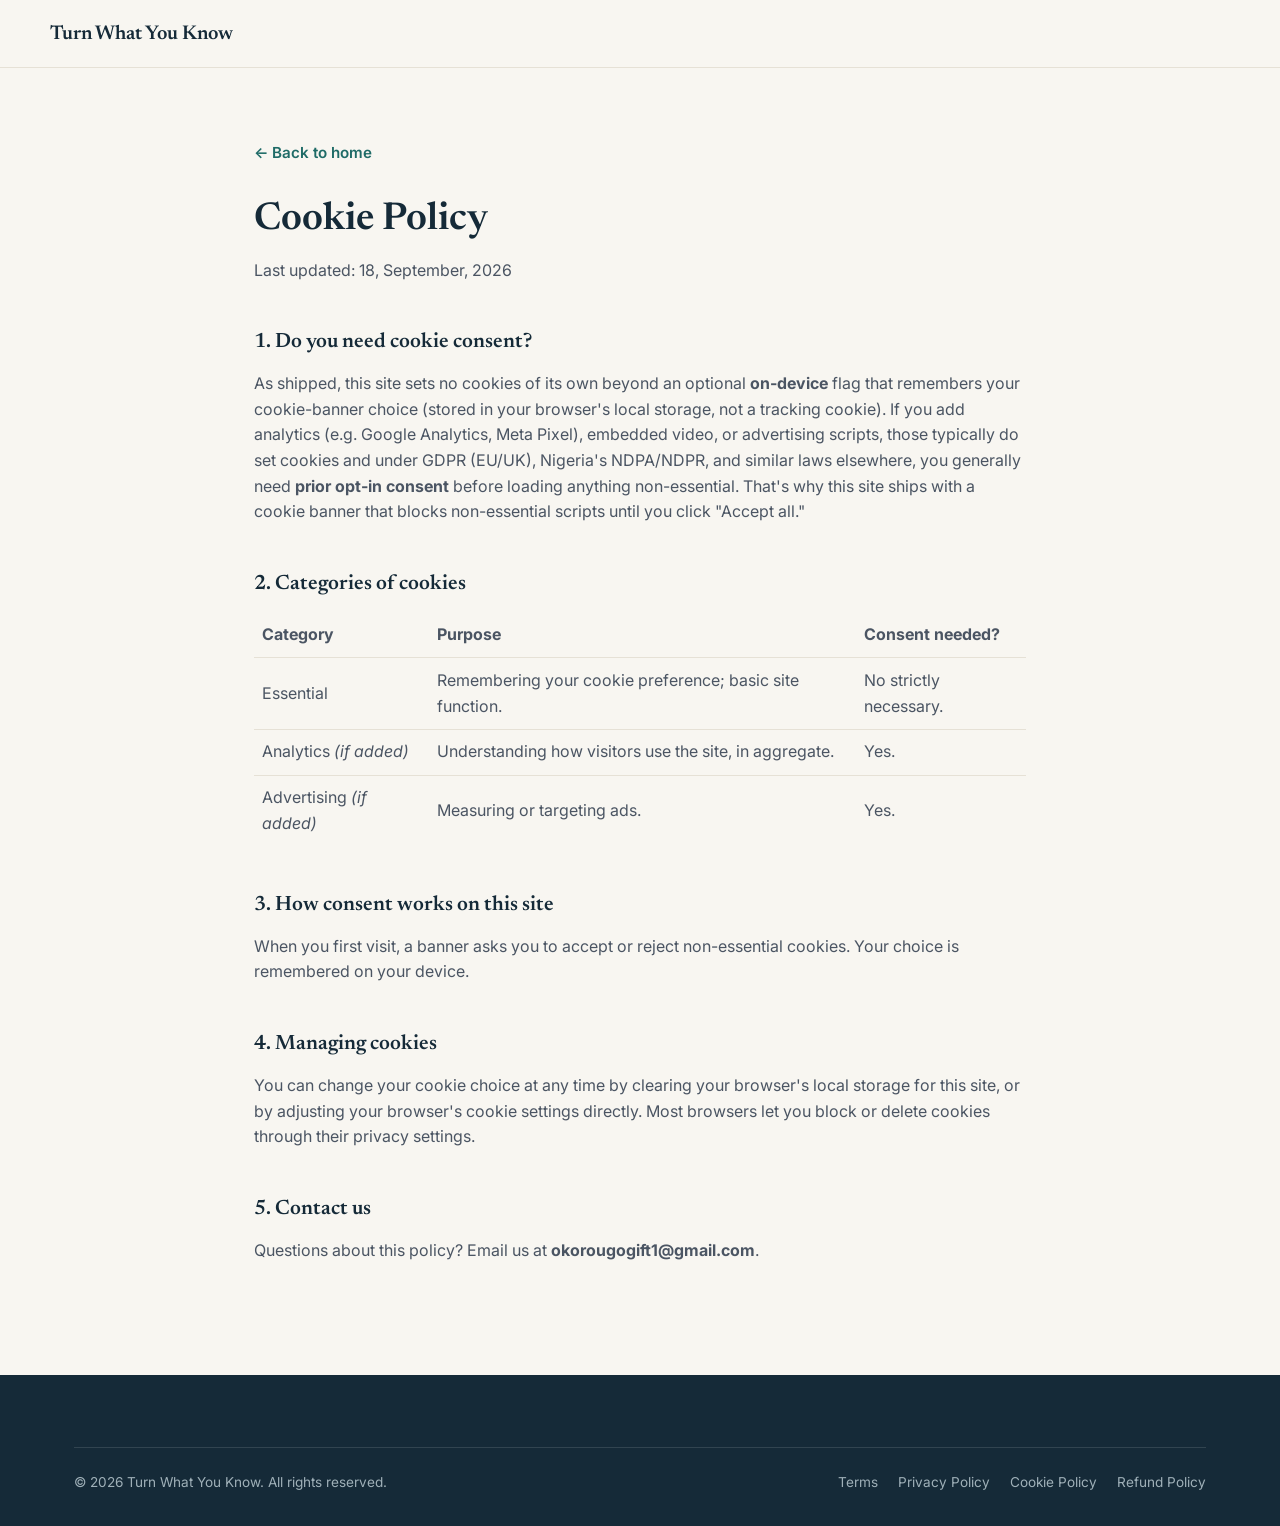
<file: cookies.html>
<!DOCTYPE html>
<html lang="en">
<head>
<meta charset="UTF-8">
<meta name="viewport" content="width=device-width, initial-scale=1.0">
<title>Cookie Policy | Turn What You Know</title>
<meta name="description" content="How Turn What You Know uses cookies, and how to control them.">
<meta name="robots" content="noindex">
<link rel="canonical" href="https://turn-what-you-know-into-income.vercel.app/cookies.html">
<link rel="preconnect" href="https://fonts.googleapis.com">
<link rel="preconnect" href="https://fonts.gstatic.com" crossorigin>
<link href="https://fonts.googleapis.com/css2?family=Newsreader:wght@500;600;700&family=Inter:wght@400;500;600;700&display=swap" rel="stylesheet">
<link rel="stylesheet" href="styles.css">
</head>
<body>
<a class="skip-link" href="#main">Skip to main content</a>
<header class="site-header">
  <nav class="nav wrap" aria-label="Primary">
    <a href="index.html" class="brand">Turn What You Know</a>
  </nav>
</header>

<main id="main" class="legal-page">
  <div class="wrap">
    <a class="back-link" href="index.html">&larr; Back to home</a>
    <h1>Cookie Policy</h1>
    <p class="legal-updated">Last updated: 18, September, 2026</p>

    <h2>1. Do you need cookie consent?</h2>
    <p>As shipped, this site sets no cookies of its own beyond an optional <strong>on-device</strong> flag that remembers your cookie-banner choice (stored in your browser's local storage, not a tracking cookie). If you add analytics (e.g. Google Analytics, Meta Pixel), embedded video, or advertising scripts, those typically do set cookies  and under GDPR (EU/UK), Nigeria's NDPA/NDPR, and similar laws elsewhere, you generally need <strong>prior opt-in consent</strong> before loading anything non-essential. That's why this site ships with a cookie banner that blocks non-essential scripts until you click "Accept all."</p>

    <h2>2. Categories of cookies</h2>
    <table style="width:100%; border-collapse:collapse; margin-bottom:1.5rem;">
      <thead>
        <tr style="text-align:left; border-bottom:1px solid var(--line);">
          <th style="padding:0.6rem 0.5rem;">Category</th>
          <th style="padding:0.6rem 0.5rem;">Purpose</th>
          <th style="padding:0.6rem 0.5rem;">Consent needed?</th>
        </tr>
      </thead>
      <tbody>
        <tr style="border-bottom:1px solid var(--line);">
          <td style="padding:0.6rem 0.5rem;">Essential</td>
          <td style="padding:0.6rem 0.5rem;">Remembering your cookie preference; basic site function.</td>
          <td style="padding:0.6rem 0.5rem;">No strictly necessary.</td>
        </tr>
        <tr style="border-bottom:1px solid var(--line);">
          <td style="padding:0.6rem 0.5rem;">Analytics <em>(if added)</em></td>
          <td style="padding:0.6rem 0.5rem;">Understanding how visitors use the site, in aggregate.</td>
          <td style="padding:0.6rem 0.5rem;">Yes.</td>
        </tr>
        <tr>
          <td style="padding:0.6rem 0.5rem;">Advertising <em>(if added)</em></td>
          <td style="padding:0.6rem 0.5rem;">Measuring or targeting ads.</td>
          <td style="padding:0.6rem 0.5rem;">Yes.</td>
        </tr>
      </tbody>
    </table>

    <h2>3. How consent works on this site</h2>
    <p>When you first visit, a banner asks you to accept or reject non-essential cookies. Your choice is remembered on your device. </p>

    <h2>4. Managing cookies</h2>
    <p>You can change your cookie choice at any time by clearing your browser's local storage for this site, or by adjusting your browser's cookie settings directly. Most browsers let you block or delete cookies through their privacy settings.</p>

    <h2>5. Contact us</h2>
    <p>Questions about this policy? Email us at <strong>okorougogift1@gmail.com</strong>.</p>
  </div>
</main>

<footer class="site-footer">
  <div class="wrap">
    <div class="footer-bottom">
      <span>&copy; <span id="copyright-year">2026</span> Turn What You Know. All rights reserved.</span>
      <span class="legal-links">
        <a href="terms.html">Terms</a>
        <a href="privacy.html">Privacy Policy</a>
        <a href="cookies.html">Cookie Policy</a>
        <a href="refund.html">Refund Policy</a>
      </span>
    </div>
  </div>
</footer>
<script>document.getElementById("copyright-year").textContent = new Date().getFullYear();</script>
</body>
</html>
</file>
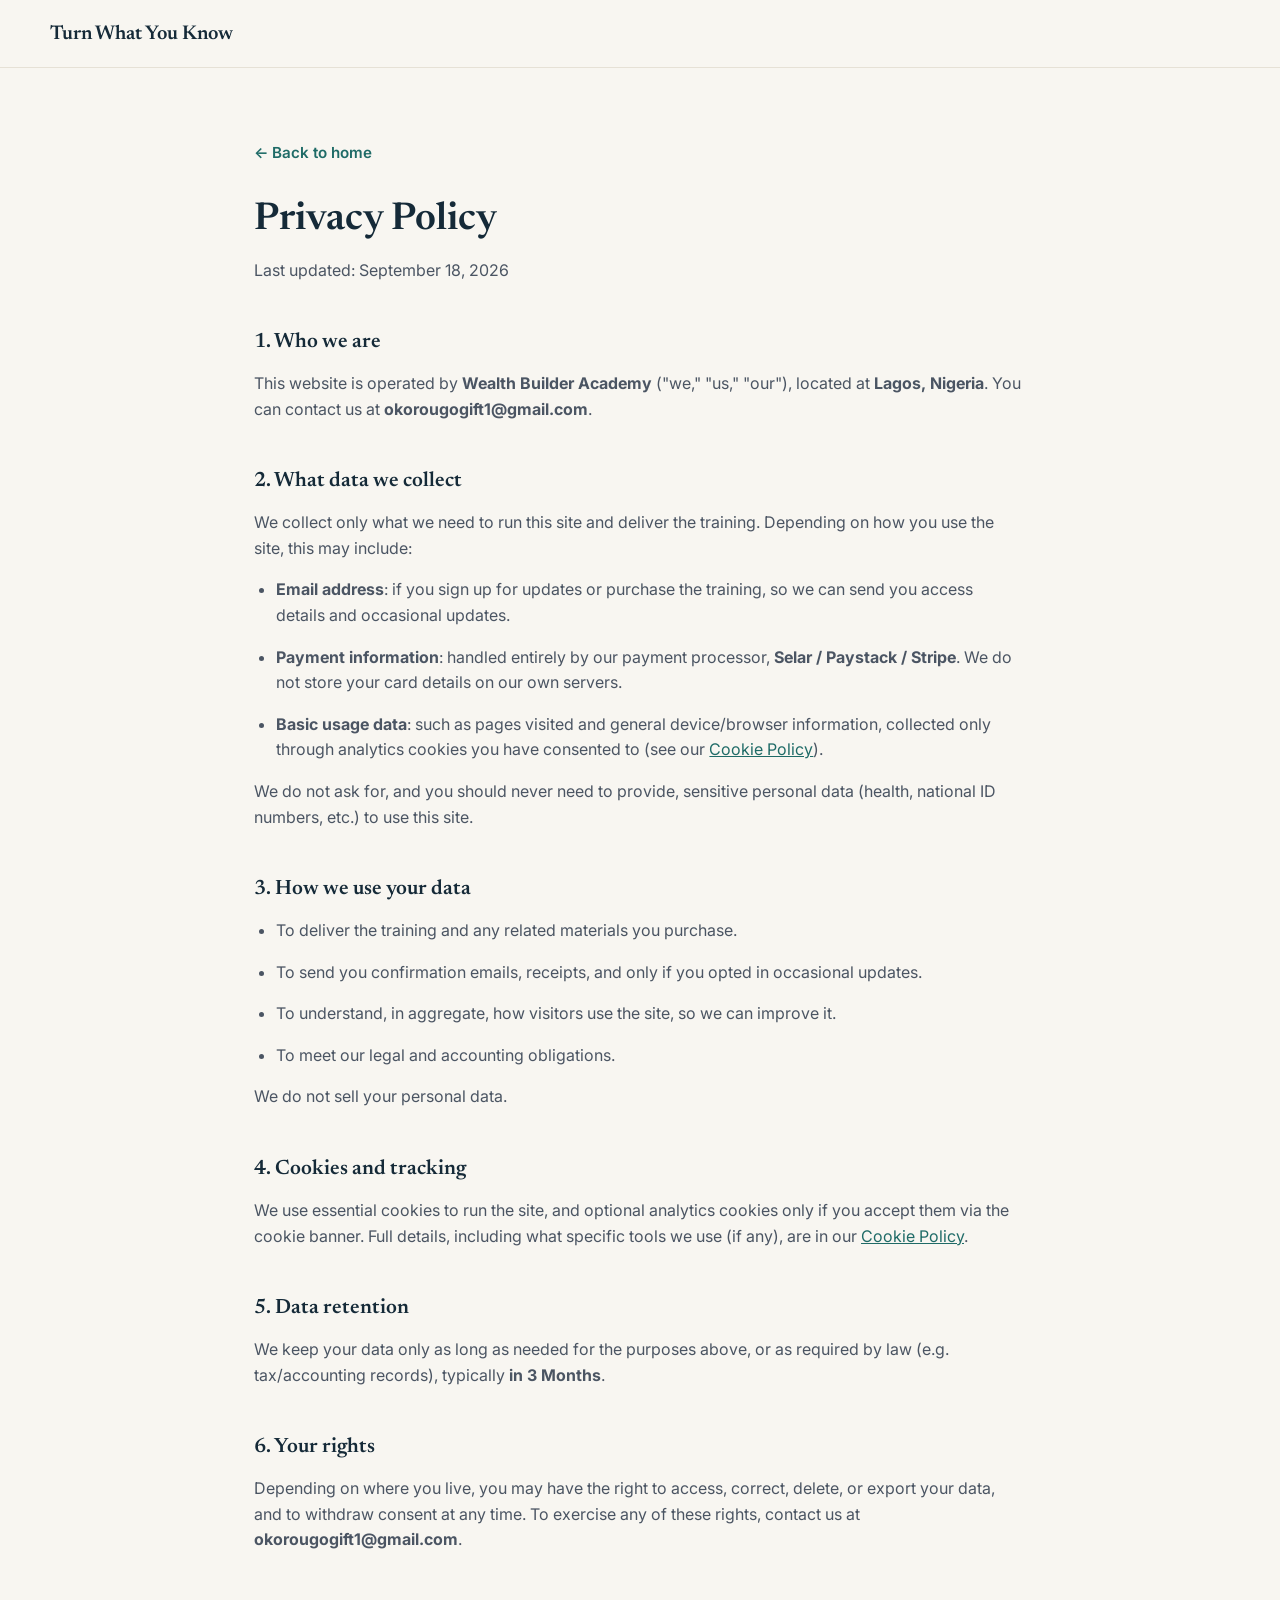
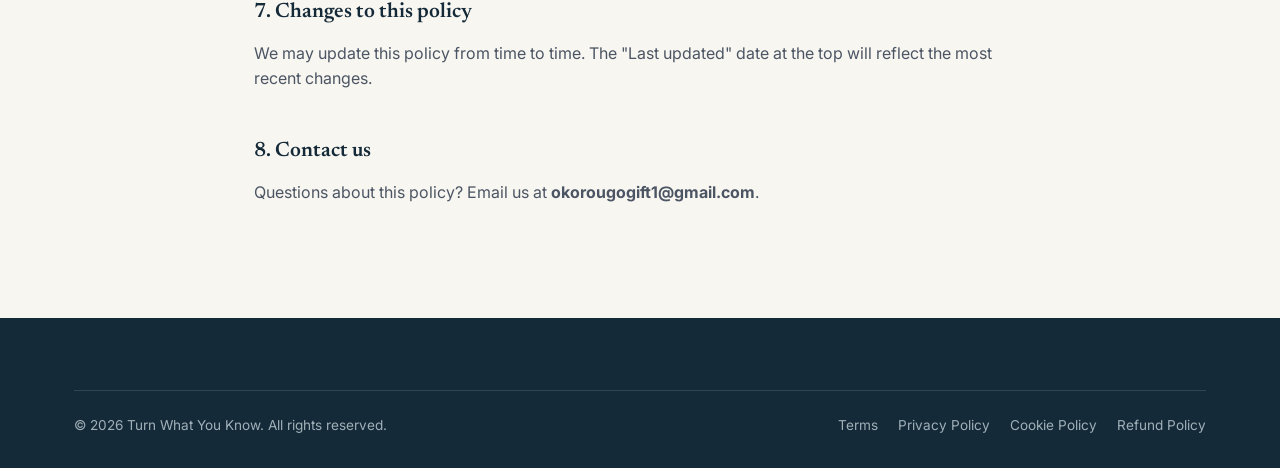
<file: privacy.html>
<!DOCTYPE html>
<html lang="en">
<head>
<meta charset="UTF-8">
<meta name="viewport" content="width=device-width, initial-scale=1.0">
<title>Privacy Policy | Turn What You Know</title>
<meta name="description" content="How Turn What You Know collects, uses, and protects your personal data.">
<meta name="robots" content="noindex">
<link rel="canonical" href="https://turn-what-you-know-into-income.vercel.app/privacy.html">
<link rel="preconnect" href="https://fonts.googleapis.com">
<link rel="preconnect" href="https://fonts.gstatic.com" crossorigin>
<link href="https://fonts.googleapis.com/css2?family=Newsreader:wght@500;600;700&family=Inter:wght@400;500;600;700&display=swap" rel="stylesheet">
<link rel="stylesheet" href="styles.css">
</head>
<body>
<a class="skip-link" href="#main">Skip to main content</a>
<header class="site-header">
  <nav class="nav wrap" aria-label="Primary">
    <a href="index.html" class="brand">Turn What You Know</a>
  </nav>
</header>

<main id="main" class="legal-page">
  <div class="wrap">
    <a class="back-link" href="index.html">&larr; Back to home</a>
    <h1>Privacy Policy</h1>
    <p class="legal-updated">Last updated: September 18, 2026</p>

    <h2>1. Who we are</h2>
    <p>This website is operated by <strong>Wealth Builder Academy</strong> ("we," "us," "our"), located at <strong>Lagos, Nigeria</strong>. You can contact us at <strong>okorougogift1@gmail.com</strong>.</p>

    <h2>2. What data we collect</h2>
    <p>We collect only what we need to run this site and deliver the training. Depending on how you use the site, this may include:</p>
    <ul>
      <li><strong>Email address</strong>: if you sign up for updates or purchase the training, so we can send you access details and occasional updates.</li>
      <li><strong>Payment information</strong>: handled entirely by our payment processor, <strong>Selar / Paystack / Stripe</strong>. We do not store your card details on our own servers.</li>
      <li><strong>Basic usage data</strong>: such as pages visited and general device/browser information, collected only through analytics cookies you have consented to (see our <a href="cookies.html">Cookie Policy</a>).</li>
    </ul>
    <p>We do not ask for, and you should never need to provide, sensitive personal data (health, national ID numbers, etc.) to use this site.</p>

    <h2>3. How we use your data</h2>
    <ul>
      <li>To deliver the training and any related materials you purchase.</li>
      <li>To send you confirmation emails, receipts, and only if you opted in occasional updates.</li>
      <li>To understand, in aggregate, how visitors use the site, so we can improve it.</li>
      <li>To meet our legal and accounting obligations.</li>
    </ul>
    <p>We do not sell your personal data.</p>

    <h2>4. Cookies and tracking</h2>
    <p>We use essential cookies to run the site, and optional analytics cookies only if you accept them via the cookie banner. Full details, including what specific tools we use (if any), are in our <a href="cookies.html">Cookie Policy</a>.</p>

    <h2>5. Data retention</h2>
    <p>We keep your data only as long as needed for the purposes above, or as required by law (e.g. tax/accounting records), typically <strong>in 3 Months</strong>.</p>

    <h2>6. Your rights</h2>
    <p>Depending on where you live, you may have the right to access, correct, delete, or export your data, and to withdraw consent at any time. To exercise any of these rights, contact us at <strong>okorougogift1@gmail.com</strong>.</p>

    <h2>7. Changes to this policy</h2>
    <p>We may update this policy from time to time. The "Last updated" date at the top will reflect the most recent changes.</p>

    <h2>8. Contact us</h2>
    <p>Questions about this policy? Email us at <strong>okorougogift1@gmail.com</strong>.</p>
  </div>
</main>

<footer class="site-footer">
  <div class="wrap">
    <div class="footer-bottom">
      <span>&copy; <span id="copyright-year">2026</span> Turn What You Know. All rights reserved.</span>
      <span class="legal-links">
        <a href="terms.html">Terms</a>
        <a href="privacy.html">Privacy Policy</a>
        <a href="cookies.html">Cookie Policy</a>
        <a href="refund.html">Refund Policy</a>
      </span>
    </div>
  </div>
</footer>
<script>document.getElementById("copyright-year").textContent = new Date().getFullYear();</script>
</body>
</html>
</file>
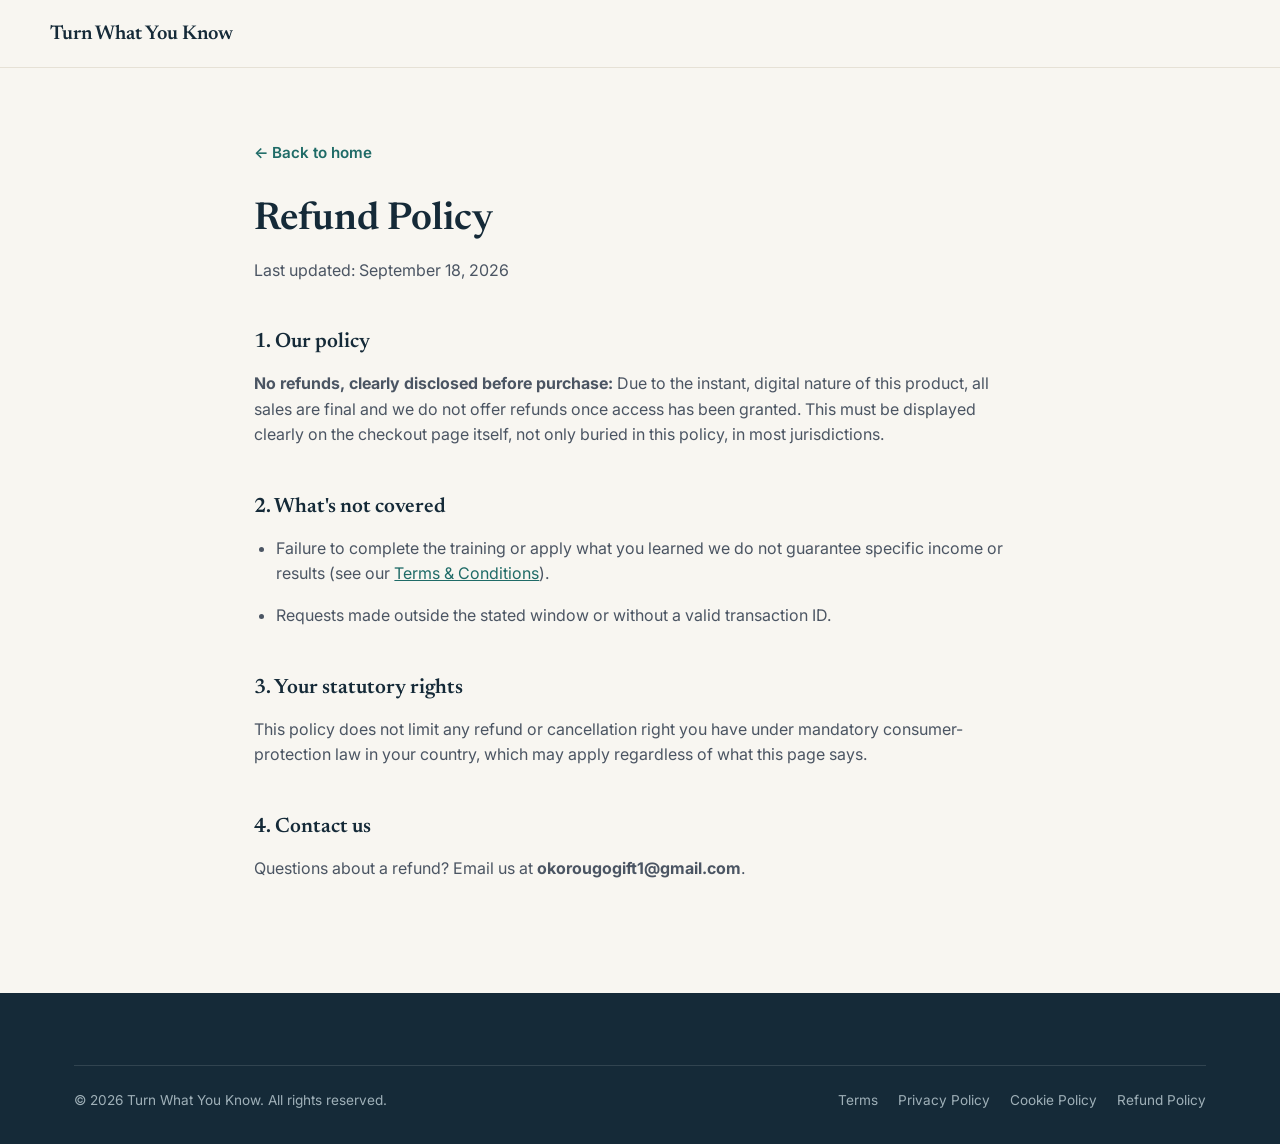
<file: refund.html>
<!DOCTYPE html>
<html lang="en">
<head>
<meta charset="UTF-8">
<meta name="viewport" content="width=device-width, initial-scale=1.0">
<title>Refund Policy | Turn What You Know</title>
<meta name="description" content="The refund policy for the Turn What You Know Into Income training.">
<meta name="robots" content="noindex">
<link rel="canonical" href="https://turn-what-you-know-into-income.vercel.app/refund.html">
<link rel="preconnect" href="https://fonts.googleapis.com">
<link rel="preconnect" href="https://fonts.gstatic.com" crossorigin>
<link href="https://fonts.googleapis.com/css2?family=Newsreader:wght@500;600;700&family=Inter:wght@400;500;600;700&display=swap" rel="stylesheet">
<link rel="stylesheet" href="styles.css">
</head>
<body>
<a class="skip-link" href="#main">Skip to main content</a>
<header class="site-header">
  <nav class="nav wrap" aria-label="Primary">
    <a href="index.html" class="brand">Turn What You Know</a>
  </nav>
</header>

<main id="main" class="legal-page">
  <div class="wrap">
    <a class="back-link" href="index.html">&larr; Back to home</a>
    <h1>Refund Policy</h1>
    <p class="legal-updated">Last updated: September 18, 2026</p>

    <h2>1. Our policy</h2>
    <p><strong>No refunds, clearly disclosed before purchase:</strong> Due to the instant, digital nature of this product, all sales are final and we do not offer refunds once access has been granted. This must be displayed clearly on the checkout page itself, not only buried in this policy, in most jurisdictions.</p>

    <h2>2. What's not covered</h2>
    <ul>
      <li>Failure to complete the training or apply what you learned we do not guarantee specific income or results (see our <a href="terms.html">Terms &amp; Conditions</a>).</li>
      <li>Requests made outside the stated window or without a valid transaction ID.</li>
    </ul>

    <h2>3. Your statutory rights</h2>
    <p>This policy does not limit any refund or cancellation right you have under mandatory consumer-protection law in your country, which may apply regardless of what this page says.</p>

    <h2>4. Contact us</h2>
    <p>Questions about a refund? Email us at <strong>okorougogift1@gmail.com</strong>.</p>
  </div>
</main>

<footer class="site-footer">
  <div class="wrap">
    <div class="footer-bottom">
      <span>&copy; <span id="copyright-year">2026</span> Turn What You Know. All rights reserved.</span>
      <span class="legal-links">
        <a href="terms.html">Terms</a>
        <a href="privacy.html">Privacy Policy</a>
        <a href="cookies.html">Cookie Policy</a>
        <a href="refund.html">Refund Policy</a>
      </span>
    </div>
  </div>
</footer>
<script>document.getElementById("copyright-year").textContent = new Date().getFullYear();</script>
</body>
</html>
</file>
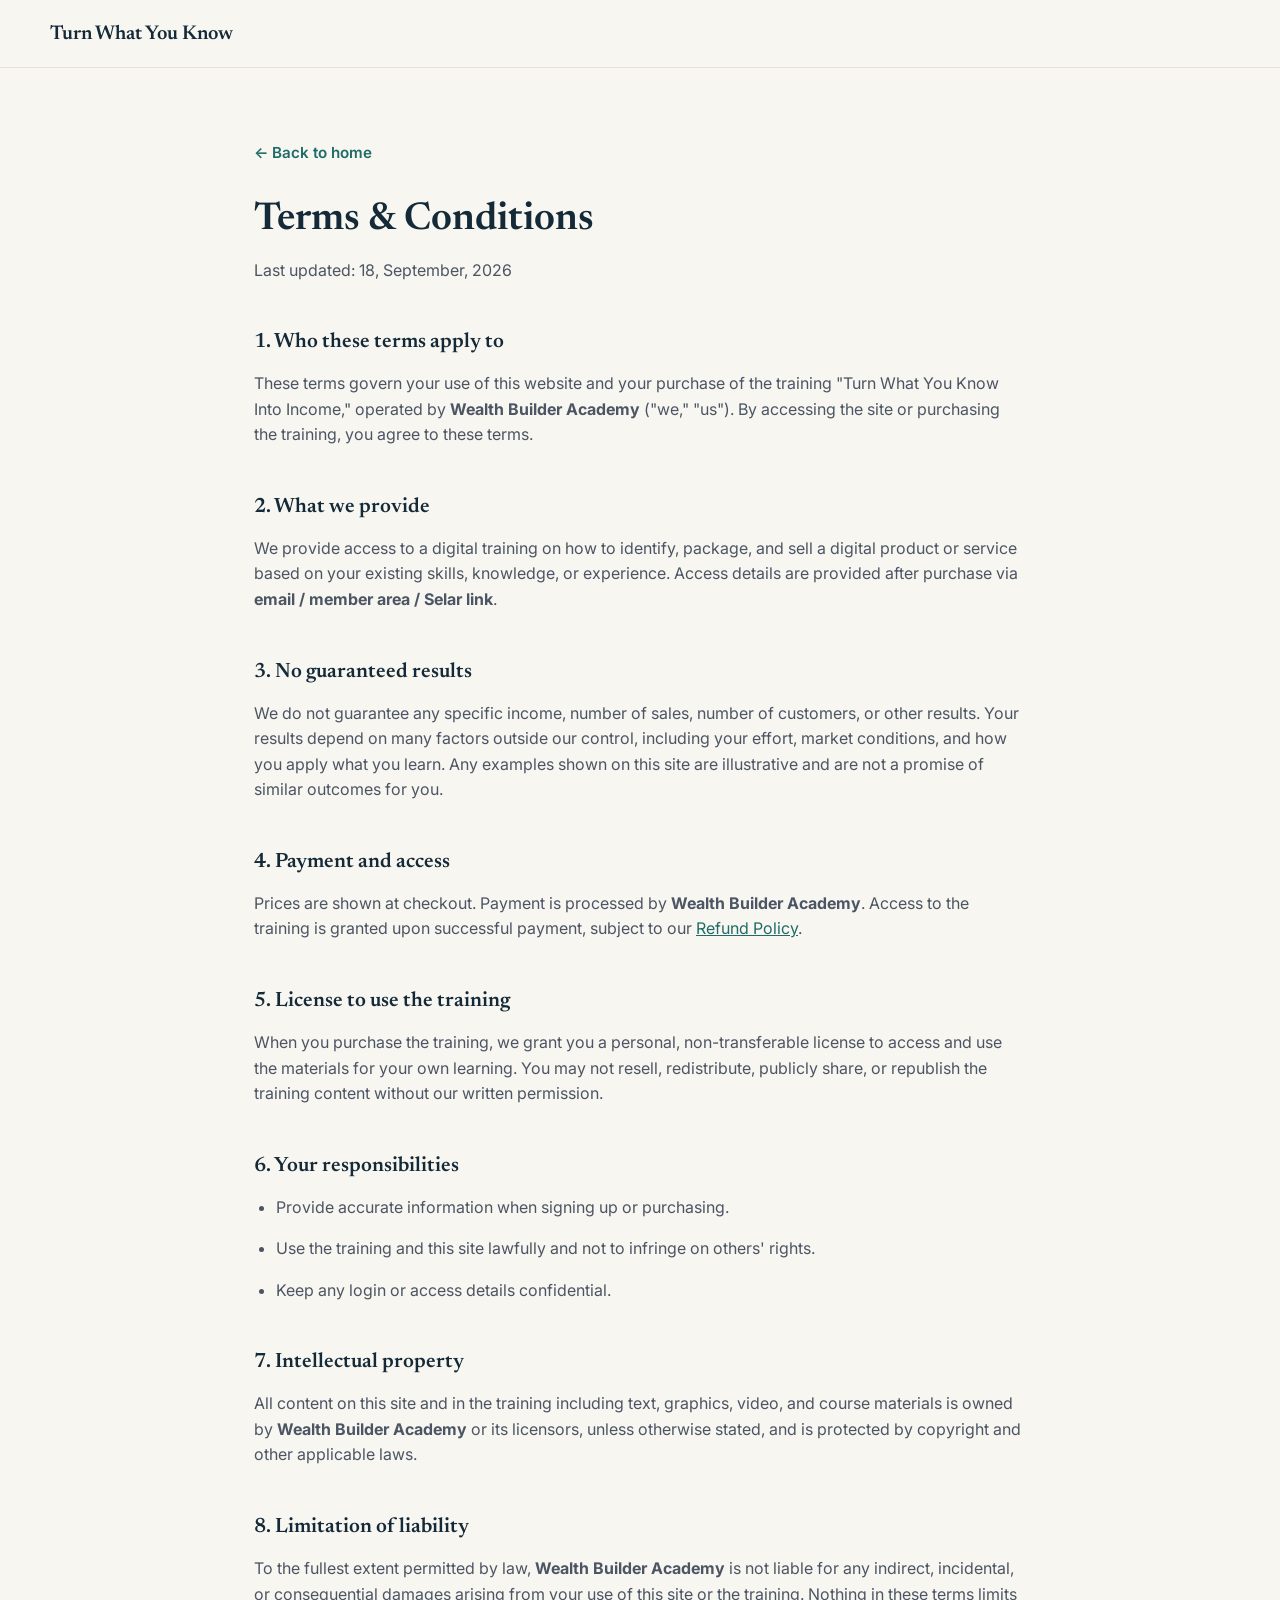
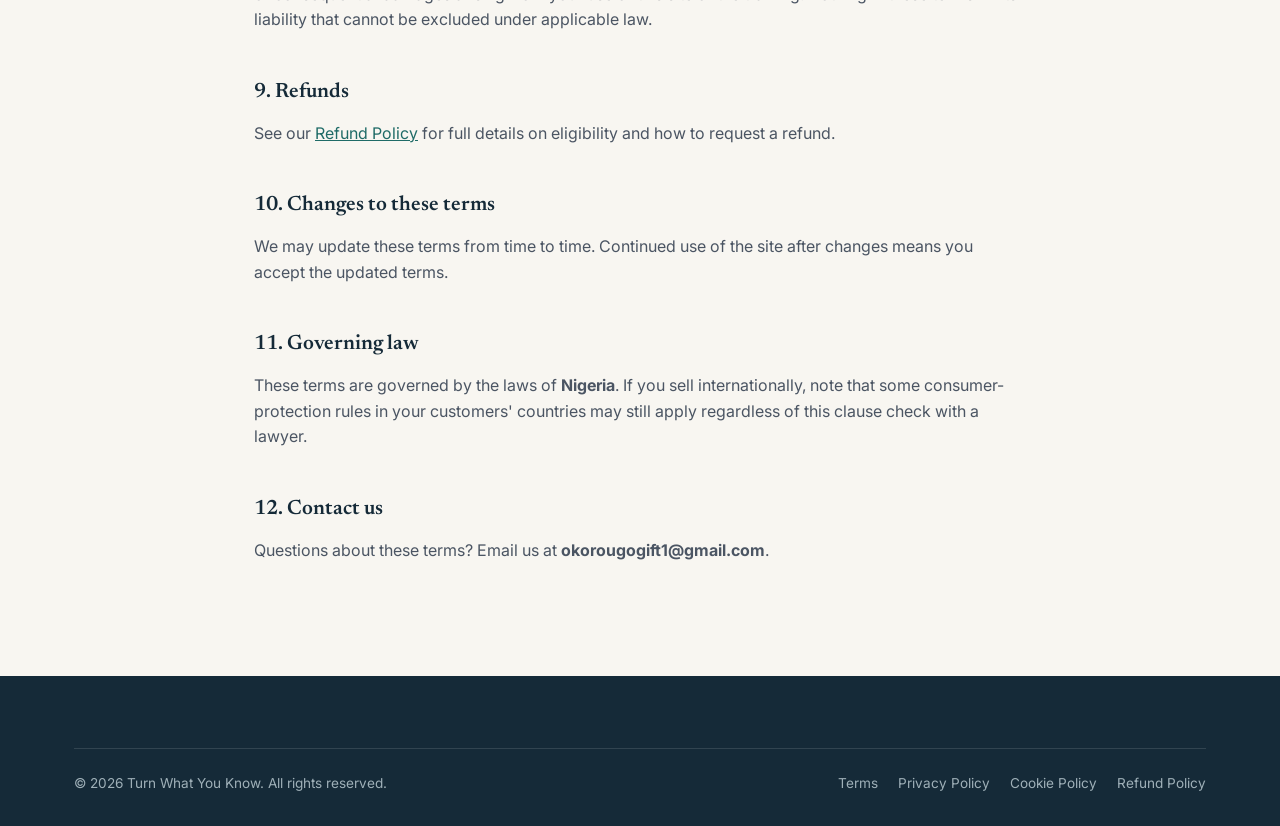
<file: terms.html>
<!DOCTYPE html>
<html lang="en">
<head>
<meta charset="UTF-8">
<meta name="viewport" content="width=device-width, initial-scale=1.0">
<title>Terms &amp; Conditions | Turn What You Know</title>
<meta name="description" content="The terms and conditions for using Turn What You Know and purchasing the training.">
<meta name="robots" content="noindex">
<link rel="canonical" href="https://turn-what-you-know-into-income.vercel.app/terms.html">
<link rel="preconnect" href="https://fonts.googleapis.com">
<link rel="preconnect" href="https://fonts.gstatic.com" crossorigin>
<link href="https://fonts.googleapis.com/css2?family=Newsreader:wght@500;600;700&family=Inter:wght@400;500;600;700&display=swap" rel="stylesheet">
<link rel="stylesheet" href="styles.css">
</head>
<body>
<a class="skip-link" href="#main">Skip to main content</a>
<header class="site-header">
  <nav class="nav wrap" aria-label="Primary">
    <a href="index.html" class="brand">Turn What You Know</a>
  </nav>
</header>

<main id="main" class="legal-page">
  <div class="wrap">
    <a class="back-link" href="index.html">&larr; Back to home</a>
    <h1>Terms &amp; Conditions</h1>
    <p class="legal-updated">Last updated: 18, September, 2026</p>


    <h2>1. Who these terms apply to</h2>
    <p>These terms govern your use of this website and your purchase of the training "Turn What You Know Into Income," operated by <strong>Wealth Builder Academy</strong> ("we," "us"). By accessing the site or purchasing the training, you agree to these terms.</p>

    <h2>2. What we provide</h2>
    <p>We provide access to a digital training on how to identify, package, and sell a digital product or service based on your existing skills, knowledge, or experience. Access details are provided after purchase via <strong>email / member area / Selar link</strong>.</p>

    <h2>3. No guaranteed results</h2>
    <p>We do not guarantee any specific income, number of sales, number of customers, or other results. Your results depend on many factors outside our control, including your effort, market conditions, and how you apply what you learn. Any examples shown on this site are illustrative and are not a promise of similar outcomes for you.</p>

    <h2>4. Payment and access</h2>
    <p>Prices are shown <strong></strong> at checkout. Payment is processed by <strong>Wealth Builder Academy</strong>. Access to the training is granted upon successful payment, subject to our <a href="refund.html">Refund Policy</a>.</p>

    <h2>5. License to use the training</h2>
    <p>When you purchase the training, we grant you a personal, non-transferable license to access and use the materials for your own learning. You may not resell, redistribute, publicly share, or republish the training content without our written permission.</p>

    <h2>6. Your responsibilities</h2>
    <ul>
      <li>Provide accurate information when signing up or purchasing.</li>
      <li>Use the training and this site lawfully and not to infringe on others' rights.</li>
      <li>Keep any login or access details confidential.</li>
    </ul>

    <h2>7. Intellectual property</h2>
    <p>All content on this site and in the training including text, graphics, video, and course materials is owned by <strong>Wealth Builder Academy</strong> or its licensors, unless otherwise stated, and is protected by copyright and other applicable laws.</p>

    <h2>8. Limitation of liability</h2>
    <p>To the fullest extent permitted by law, <strong>Wealth Builder Academy</strong> is not liable for any indirect, incidental, or consequential damages arising from your use of this site or the training. Nothing in these terms limits liability that cannot be excluded under applicable law.</p>

    <h2>9. Refunds</h2>
    <p>See our <a href="refund.html">Refund Policy</a> for full details on eligibility and how to request a refund.</p>

    <h2>10. Changes to these terms</h2>
    <p>We may update these terms from time to time. Continued use of the site after changes means you accept the updated terms.</p>

    <h2>11. Governing law</h2>
    <p>These terms are governed by the laws of <strong>Nigeria</strong>. If you sell internationally, note that some consumer-protection rules in your customers' countries may still apply regardless of this clause check with a lawyer.</p>

    <h2>12. Contact us</h2>
    <p>Questions about these terms? Email us at <strong>okorougogift1@gmail.com</strong>.</p>
  </div>
</main>

<footer class="site-footer">
  <div class="wrap">
    <div class="footer-bottom">
      <span>&copy; <span id="copyright-year">2026</span> Turn What You Know. All rights reserved.</span>
      <span class="legal-links">
        <a href="terms.html">Terms</a>
        <a href="privacy.html">Privacy Policy</a>
        <a href="cookies.html">Cookie Policy</a>
        <a href="refund.html">Refund Policy</a>
      </span>
    </div>
  </div>
</footer>
<script>document.getElementById("copyright-year").textContent = new Date().getFullYear();</script>
</body>
</html>
</file>
<file: styles.css>
/* =========================================================
   Turn What You Know Into Income — styles.css
   ========================================================= */

/* ---- Design tokens ---- */
:root {
  --ink: #152A38;
  --ink-soft: #2C4256;
  --paper: #F8F6F1;
  --paper-alt: #F1EDE3;
  --slate: #4B5563;
  --slate-light: #6B7280;
  --gold: #B8863C;
  --gold-dark: #96692A;
  --teal: #1F6B67;
  --teal-light: #E7F0EF;
  --line: #E6E1D6;
  --white: #FFFFFF;
  --danger: #A5312B;
  --focus: #1F6B67;

  --font-display: "Newsreader", Georgia, "Times New Roman", serif;
  --font-body: "Inter", -apple-system, BlinkMacSystemFont, "Segoe UI", sans-serif;

  --max-width: 1180px;
  --radius: 10px;
  --shadow-sm: 0 1px 2px rgba(21, 42, 56, 0.06), 0 1px 1px rgba(21, 42, 56, 0.04);
  --shadow-md: 0 8px 24px rgba(21, 42, 56, 0.08);

  --space-1: 0.5rem;
  --space-2: 1rem;
  --space-3: 1.5rem;
  --space-4: 2rem;
  --space-5: 3rem;
  --space-6: 4.5rem;
  --space-7: 6rem;
}

/* ---- Reset ---- */
*, *::before, *::after { box-sizing: border-box; }
html { scroll-behavior: smooth; }
body {
  margin: 0;
  font-family: var(--font-body);
  color: var(--slate);
  background: var(--paper);
  line-height: 1.6;
  -webkit-font-smoothing: antialiased;
}
img { max-width: 100%; display: block; }
a { color: inherit; }
h1, h2, h3, h4 { font-family: var(--font-display); color: var(--ink); margin: 0; line-height: 1.15; font-weight: 600; }
p { margin: 0; }
ul { margin: 0; padding: 0; }
button { font-family: inherit; }

/* ---- Accessibility: focus states ---- */
a:focus-visible,
button:focus-visible,
input:focus-visible,
textarea:focus-visible,
summary:focus-visible {
  outline: 3px solid var(--focus);
  outline-offset: 2px;
  border-radius: 4px;
}
.skip-link {
  position: absolute;
  left: -9999px;
  top: 0;
  background: var(--ink);
  color: var(--white);
  padding: 0.75rem 1.25rem;
  z-index: 1000;
  border-radius: 0 0 8px 0;
}
.skip-link:focus {
  left: 0;
}

/* ---- Reduced motion ---- */
@media (prefers-reduced-motion: reduce) {
  html { scroll-behavior: auto; }
  *, *::before, *::after {
    animation-duration: 0.001ms !important;
    animation-iteration-count: 1 !important;
    transition-duration: 0.001ms !important;
    scroll-behavior: auto !important;
  }
}

/* ---- Layout helpers ---- */
.wrap {
  max-width: var(--max-width);
  margin: 0 auto;
  padding: 0 1.5rem;
}
section { padding: var(--space-7) 0; }
.section-head { max-width: 640px; margin-bottom: var(--space-5); }
.eyebrow-plain { font-family: var(--font-body); font-size: 0.9rem; color: var(--teal); font-weight: 600; margin-bottom: var(--space-1); display: block; }
.section-head h2 { font-size: clamp(1.75rem, 3vw, 2.5rem); margin-bottom: var(--space-2); }
.section-head p { font-size: 1.1rem; color: var(--slate-light); }
.visually-hidden {
  position: absolute; width: 1px; height: 1px; padding: 0; margin: -1px;
  overflow: hidden; clip: rect(0,0,0,0); white-space: nowrap; border: 0;
}

/* ---- Buttons ---- */
.btn {
  display: inline-flex;
  align-items: center;
  justify-content: center;
  gap: 0.5rem;
  padding: 0.9rem 1.75rem;
  border-radius: 8px;
  font-weight: 600;
  font-size: 1rem;
  text-decoration: none;
  border: 1.5px solid transparent;
  cursor: pointer;
  transition: transform 0.15s ease, box-shadow 0.15s ease, background 0.15s ease, color 0.15s ease;
}
.btn:active { transform: translateY(1px); }
.btn-primary {
  background: var(--gold);
  color: var(--white);
  box-shadow: var(--shadow-sm);
}
.btn-primary:hover { background: var(--gold-dark); box-shadow: var(--shadow-md); }
.btn-secondary {
  background: transparent;
  color: var(--ink);
  border-color: var(--line);
}
.btn-secondary:hover { border-color: var(--ink); background: var(--paper-alt); }
.btn-small { padding: 0.6rem 1.1rem; font-size: 0.9rem; }
.btn-block { width: 100%; }

/* =========================================================
   Header / Navigation
   ========================================================= */
.site-header {
  position: sticky;
  top: 0;
  z-index: 100;
  background: rgba(248, 246, 241, 0.92);
  backdrop-filter: saturate(160%) blur(8px);
  border-bottom: 1px solid var(--line);
}
.nav {
  display: flex;
  align-items: center;
  justify-content: space-between;
  padding: 1.1rem 0;
}
.brand {
  font-family: var(--font-display);
  font-weight: 600;
  font-size: 1.25rem;
  color: var(--ink);
  text-decoration: none;
}
.nav-links {
  display: flex;
  gap: var(--space-4);
  list-style: none;
}
.nav-links a {
  text-decoration: none;
  color: var(--slate);
  font-weight: 500;
  font-size: 0.98rem;
  padding: 0.35rem 0;
  border-bottom: 2px solid transparent;
  transition: color 0.15s ease, border-color 0.15s ease;
}
.nav-links a:hover,
.nav-links a[aria-current="page"] {
  color: var(--ink);
  border-color: var(--gold);
}
.nav-actions { display: flex; align-items: center; gap: var(--space-3); }
.nav-toggle {
  display: none;
  background: none;
  border: 1.5px solid var(--line);
  border-radius: 8px;
  width: 44px;
  height: 44px;
  align-items: center;
  justify-content: center;
  cursor: pointer;
}
.nav-toggle svg { width: 22px; height: 22px; }
.nav-toggle .icon-close { display: none; }
.nav-toggle[aria-expanded="true"] .icon-open { display: none; }
.nav-toggle[aria-expanded="true"] .icon-close { display: block; }

@media (max-width: 860px) {
  .nav-links { display: none; }
  .nav-toggle { display: inline-flex; }
  .nav-actions .btn-primary.desktop-only { display: none; }
  .mobile-menu {
    display: none;
    flex-direction: column;
    gap: 0.25rem;
    padding: 1rem 0 1.5rem;
    border-top: 1px solid var(--line);
  }
  .mobile-menu.is-open { display: flex; }
  .mobile-menu a {
    text-decoration: none;
    color: var(--ink);
    font-weight: 500;
    padding: 0.75rem 0.25rem;
    border-bottom: 1px solid var(--line);
  }
  .mobile-menu .btn { margin-top: 0.75rem; }
}
@media (min-width: 861px) {
  .mobile-menu { display: none !important; }
}

/* =========================================================
   Hero
   ========================================================= */
.hero {
  padding: var(--space-7) 0 var(--space-6);
  overflow: hidden;
}
.hero .wrap {
  display: grid;
  grid-template-columns: 1.1fr 0.9fr;
  gap: var(--space-6);
  align-items: center;
}
.hero-copy h1 {
  font-size: clamp(2.2rem, 4.4vw, 3.4rem);
  letter-spacing: -0.01em;
  margin-bottom: var(--space-3);
}
.hero-copy .lede {
  font-size: 1.2rem;
  color: var(--ink-soft);
  margin-bottom: var(--space-2);
}
.hero-copy .support {
  font-size: 1.05rem;
  color: var(--slate-light);
  margin-bottom: var(--space-4);
  max-width: 54ch;
}
.hero-cta-row {
  display: flex;
  flex-wrap: wrap;
  gap: var(--space-2);
  align-items: center;
}
.hero-visual {
  animation: rise 0.7s ease-out both;
}
.hero-copy { animation: rise 0.7s ease-out both; animation-delay: 0.05s; }
@keyframes rise {
  from { opacity: 0; transform: translateY(14px); }
  to { opacity: 1; transform: translateY(0); }
}
@media (prefers-reduced-motion: reduce) {
  .hero-visual, .hero-copy { animation: none; }
}
.hero-visual svg { width: 100%; height: auto; }

@media (max-width: 900px) {
  .hero .wrap { grid-template-columns: 1fr; }
  .hero-visual { order: -1; max-width: 380px; margin: 0 auto var(--space-3); }
}

/* =========================================================
   Problem / Opportunity
   ========================================================= */
.problem { background: var(--paper-alt); }
.problem-grid {
  display: grid;
  grid-template-columns: 1fr 1fr;
  gap: var(--space-6);
  align-items: start;
}
.problem-list {
  list-style: none;
  display: grid;
  gap: var(--space-2);
}
.problem-list li {
  display: flex;
  gap: 0.75rem;
  align-items: flex-start;
  font-size: 1.05rem;
  color: var(--ink-soft);
}
.problem-list svg { flex-shrink: 0; margin-top: 0.2rem; color: var(--danger); }
.problem-close {
  margin-top: var(--space-4);
  padding: var(--space-3);
  background: var(--white);
  border-left: 3px solid var(--teal);
  border-radius: 0 8px 8px 0;
  font-size: 1.1rem;
  color: var(--ink);
  font-family: var(--font-display);
}
@media (max-width: 860px) {
  .problem-grid { grid-template-columns: 1fr; gap: var(--space-4); }
}

/* =========================================================
   What You'll Learn — cards
   ========================================================= */
.learn-grid {
  display: grid;
  grid-template-columns: repeat(3, 1fr);
  gap: var(--space-3);
}
.card {
  background: var(--white);
  border: 1px solid var(--line);
  border-radius: var(--radius);
  padding: var(--space-4);
  box-shadow: var(--shadow-sm);
  transition: box-shadow 0.2s ease, transform 0.2s ease;
}
.card:hover { box-shadow: var(--shadow-md); transform: translateY(-2px); }
.card-icon {
  width: 46px;
  height: 46px;
  border-radius: 10px;
  background: var(--teal-light);
  color: var(--teal);
  display: flex;
  align-items: center;
  justify-content: center;
  margin-bottom: var(--space-2);
}
.card h3 { font-size: 1.15rem; margin-bottom: 0.5rem; }
.card p { color: var(--slate-light); font-size: 0.98rem; }
@media (max-width: 900px) {
  .learn-grid { grid-template-columns: 1fr 1fr; }
}
@media (max-width: 620px) {
  .learn-grid { grid-template-columns: 1fr; }
}

/* =========================================================
   Who this is for — checklist
   ========================================================= */
.who { background: var(--ink); color: var(--paper); }
.who .section-head h2 { color: var(--white); }
.who .section-head p { color: #C9D3D8; }
.checklist {
  list-style: none;
  display: grid;
  grid-template-columns: 1fr 1fr;
  gap: 0.9rem var(--space-4);
  margin-bottom: var(--space-4);
}
.checklist li {
  display: flex;
  gap: 0.75rem;
  align-items: flex-start;
  font-size: 1.05rem;
}
.checklist svg { flex-shrink: 0; margin-top: 0.2rem; color: var(--gold); }
.who-support {
  font-size: 1.1rem;
  color: var(--white);
  font-family: var(--font-display);
  max-width: 60ch;
  border-top: 1px solid rgba(255,255,255,0.15);
  padding-top: var(--space-3);
}
@media (max-width: 620px) {
  .checklist { grid-template-columns: 1fr; }
}

/* =========================================================
   Process
   ========================================================= */
.process-grid {
  display: grid;
  grid-template-columns: repeat(4, 1fr);
  gap: var(--space-3);
  counter-reset: step;
}
.process-step {
  position: relative;
  padding-top: var(--space-3);
  border-top: 2px solid var(--line);
}
.process-step .num {
  font-family: var(--font-display);
  font-size: 1.6rem;
  color: var(--gold);
  display: block;
  margin-bottom: 0.5rem;
}
.process-step h3 { font-size: 1.1rem; margin-bottom: 0.4rem; }
.process-step p { color: var(--slate-light); font-size: 0.97rem; }
@media (max-width: 900px) {
  .process-grid { grid-template-columns: 1fr 1fr; }
}
@media (max-width: 560px) {
  .process-grid { grid-template-columns: 1fr; }
}

/* =========================================================
   Testimonials
   ========================================================= */

.testimonial-grid {
  display: grid;
  grid-template-columns: repeat(3, 1fr);
  gap: var(--space-3);
}

.testimonial-card {
  background: var(--white);
  border: 1px solid var(--line);
  border-radius: var(--radius);
  padding: var(--space-4);
  color: var(--slate-light);
  display: flex;
  flex-direction: column;
  gap: var(--space-3);
  min-width: 0;
  overflow: hidden;
}

.testimonial-gallery {
  width: 100%;
  display: grid;
  gap: 0.6rem;
}

.gallery-three {
  grid-template-columns: 1fr;
}

.gallery-three .featured-image {
  aspect-ratio: 4 / 3;
}

.gallery-thumbnails {
  display: grid;
  grid-template-columns: repeat(2, 1fr);
  gap: 0.6rem;
}

.gallery-thumbnails .testimonial-image {
  aspect-ratio: 1 / 1;
}

.gallery-two {
  grid-template-columns: repeat(2, 1fr);
}

.gallery-two .testimonial-image {
  aspect-ratio: 3 / 4;
}

.testimonial-image {
  position: relative;
  display: block;
  width: 100%;
  padding: 0;
  margin: 0;
  border: 0;
  border-radius: calc(var(--radius) * 0.75);
  overflow: hidden;
  background: var(--line);
  cursor: pointer;
  transition:
    transform 0.2s ease,
    box-shadow 0.2s ease;
}

.testimonial-image:hover {
  transform: translateY(-3px);
  box-shadow: 0 10px 25px rgba(0, 0, 0, 0.12);
}

.testimonial-image:focus-visible {
  outline: 3px solid var(--teal);
  outline-offset: 3px;
}

.testimonial-image img {
  display: block;
  width: 100%;
  height: 100%;
  object-fit: cover;
  transition: transform 0.25s ease;
}

.testimonial-image:hover img {
  transform: scale(1.03);
}

.testimonial-content {
  display: flex;
  flex-direction: column;
  gap: 0.45rem;
}

.testimonial-content h3 {
  margin: 0;
  color: var(--slate);
  font-family: var(--font-display);
  font-size: 1.1rem;
  line-height: 1.3;
}

.testimonial-content p {
  margin: 0;
  color: var(--slate-light);
  font-family: var(--font-body);
  font-size: 0.95rem;
  line-height: 1.6;
}

.testimonial-label {
  display: inline-block;
  width: fit-content;
  margin-top: 0.25rem;
  padding: 0.25rem 0.65rem;
  border-radius: 999px;
  background: var(--teal-light);
  color: var(--teal);
  font-family: var(--font-body);
  font-size: 0.72rem;
  font-weight: 600;
  letter-spacing: 0.04em;
  text-transform: uppercase;
}


/* =========================================================
   Testimonial Lightbox
   ========================================================= */

.testimonial-lightbox {
  position: fixed;
  inset: 0;
  z-index: 9999;

  display: flex;
  align-items: center;
  justify-content: center;

  padding: 2rem 5rem;

  background: rgba(0, 0, 0, 0.88);

  opacity: 0;
  visibility: hidden;
  pointer-events: none;

  transition:
    opacity 0.2s ease,
    visibility 0.2s ease;
}

.testimonial-lightbox.is-open {
  opacity: 1;
  visibility: visible;
  pointer-events: auto;
}

.lightbox-content {
  position: relative;

  width: min(90vw, 1100px);
  height: min(90vh, 900px);

  display: flex;
  align-items: center;
  justify-content: center;

  animation: testimonialLightboxIn 0.25s ease;
}

.lightbox-content img {
  display: block;

  max-width: 100%;
  max-height: 90vh;

  width: auto;
  height: auto;

  object-fit: contain;

  border-radius: 8px;

  box-shadow: 0 20px 60px rgba(0, 0, 0, 0.4);
}

.lightbox-close,
.lightbox-prev,
.lightbox-next {
  position: fixed;

  z-index: 10001;

  display: flex;
  align-items: center;
  justify-content: center;

  width: 46px;
  height: 46px;

  padding: 0;

  border: 1px solid rgba(255, 255, 255, 0.25);
  border-radius: 50%;

  background: rgba(0, 0, 0, 0.45);
  color: #fff;

  font-family: Arial, sans-serif;
  font-size: 1.5rem;

  cursor: pointer;

  transition:
    background 0.2s ease,
    transform 0.2s ease;
}

.lightbox-close:hover,
.lightbox-prev:hover,
.lightbox-next:hover {
  background: rgba(255, 255, 255, 0.18);
  transform: scale(1.05);
}

.lightbox-close:focus-visible,
.lightbox-prev:focus-visible,
.lightbox-next:focus-visible {
  outline: 2px solid #fff;
  outline-offset: 3px;
}

.lightbox-close {
  top: 1.25rem;
  right: 1.25rem;

  font-size: 2rem;
  line-height: 1;
}

.lightbox-prev {
  top: 50%;
  left: 1.25rem;
  transform: translateY(-50%);
}

.lightbox-prev:hover {
  transform: translateY(-50%) scale(1.05);
}

.lightbox-next {
  top: 50%;
  right: 1.25rem;
  transform: translateY(-50%);
}

.lightbox-next:hover {
  transform: translateY(-50%) scale(1.05);
}

@keyframes testimonialLightboxIn {
  from {
    opacity: 0;
    transform: scale(0.96);
  }

  to {
    opacity: 1;
    transform: scale(1);
  }
}


/* =========================================================
   Responsive Testimonials
   ========================================================= */

@media (max-width: 900px) {
  .testimonial-grid {
    grid-template-columns: 1fr;
  }

  .testimonial-card {
    padding: var(--space-3);
  }
}

@media (max-width: 600px) {
  .testimonial-lightbox {
    padding: 1rem;
  }

  .lightbox-content {
    width: 100%;
    height: 85vh;
  }

  .lightbox-content img {
    max-width: 100%;
    max-height: 82vh;
  }

  .lightbox-close {
    top: 0.75rem;
    right: 0.75rem;
  }

  .lightbox-prev,
  .lightbox-next {
    width: 40px;
    height: 40px;
    font-size: 1.2rem;
  }

  .lightbox-prev {
    left: 0.5rem;
  }

  .lightbox-next {
    right: 0.5rem;
  }

  .gallery-two {
    grid-template-columns: 1fr 1fr;
  }

  .gallery-two .testimonial-image {
    aspect-ratio: 2 / 3;
  }
}

@media (max-width: 420px) {
  .gallery-two {
    grid-template-columns: 1fr;
  }

  .gallery-two .testimonial-image {
    aspect-ratio: 4 / 3;
  }
}

body.testimonial-modal-open {
  overflow: hidden;
}
/* =========================================================
   FAQ accordion
   ========================================================= */
.faq-list { border-top: 1px solid var(--line); }
.faq-item { border-bottom: 1px solid var(--line); }
.faq-question {
  width: 100%;
  text-align: left;
  background: none;
  border: none;
  padding: var(--space-3) 0;
  display: flex;
  justify-content: space-between;
  align-items: center;
  gap: var(--space-2);
  cursor: pointer;
  font-size: 1.1rem;
  font-family: var(--font-display);
  color: var(--ink);
}
.faq-question .plus {
  flex-shrink: 0;
  width: 28px;
  height: 28px;
  border-radius: 50%;
  border: 1.5px solid var(--line);
  display: flex;
  align-items: center;
  justify-content: center;
  transition: transform 0.2s ease, background 0.2s ease;
}
.faq-question[aria-expanded="true"] .plus {
  transform: rotate(45deg);
  background: var(--gold);
  border-color: var(--gold);
  color: var(--white);
}
.faq-answer {
  overflow: hidden;
  max-height: 0;
  transition: max-height 0.25s ease;
}
.faq-answer p {
  padding: 0 0 var(--space-3);
  color: var(--slate-light);
  max-width: 65ch;
}

/* =========================================================
   Final CTA
   ========================================================= */
.final-cta {
  background: linear-gradient(135deg, var(--ink) 0%, var(--ink-soft) 100%);
  color: var(--white);
  text-align: left;
  border-radius: 16px;
  margin: 0 auto;
  max-width: var(--max-width);
  padding: var(--space-6) var(--space-5);
}
.final-cta-wrap {
  padding: 0 1.5rem;
}
.final-cta h2 { color: var(--white); font-size: clamp(1.8rem, 3vw, 2.4rem); margin-bottom: var(--space-2); max-width: 26ch; }
.final-cta p { color: #C9D3D8; font-size: 1.1rem; margin-bottom: var(--space-4); max-width: 55ch; }

/* =========================================================
   Newsletter form (with consent)
   ========================================================= */
.newsletter {
  background: var(--paper-alt);
  border: 1px solid var(--line);
  border-radius: var(--radius);
  padding: var(--space-4);
  max-width: 640px;
}
.newsletter h3 { font-size: 1.2rem; margin-bottom: 0.4rem; }
.newsletter p.hint { color: var(--slate-light); font-size: 0.95rem; margin-bottom: var(--space-3); }
.form-row {
  display: flex;
  gap: 0.6rem;
  flex-wrap: wrap;
  margin-bottom: var(--space-2);
}
.form-field { flex: 1 1 220px; }
label { display: block; font-size: 0.9rem; font-weight: 600; color: var(--ink); margin-bottom: 0.35rem; }
input[type="email"],
input[type="text"] {
  width: 100%;
  padding: 0.75rem 0.9rem;
  border: 1.5px solid var(--line);
  border-radius: 8px;
  font-size: 1rem;
  background: var(--white);
  color: var(--ink);
}
input[type="email"]:focus,
input[type="text"]:focus { border-color: var(--teal); }
.consent-row {
  display: flex;
  align-items: flex-start;
  gap: 0.6rem;
  margin: var(--space-2) 0;
}
.consent-row input[type="checkbox"] {
  width: 20px;
  height: 20px;
  margin-top: 0.15rem;
  accent-color: var(--teal);
  flex-shrink: 0;
}
.consent-row label {
  font-weight: 400;
  font-size: 0.92rem;
  color: var(--slate);
  margin-bottom: 0;
}
.consent-row a { color: var(--teal); text-decoration: underline; }
.form-status {
  font-size: 0.92rem;
  margin-top: 0.5rem;
}
.form-status[data-state="error"] { color: var(--danger); }
.form-status[data-state="success"] { color: var(--teal); }

/* =========================================================
   Footer
   ========================================================= */
.site-footer {
  background: var(--ink);
  color: #C9D3D8;
  padding: var(--space-6) 0 var(--space-4);
}
.footer-grid {
  display: grid;
  grid-template-columns: 1.4fr 1fr 1fr;
  gap: var(--space-5);
  margin-bottom: var(--space-5);
}
.footer-brand .brand { color: var(--white); font-size: 1.25rem; }
.footer-brand p { margin-top: var(--space-2); color: #9FB0B8; max-width: 42ch; font-size: 0.95rem; }
.footer-heading { color: var(--white); font-size: 0.95rem; font-weight: 600; margin-bottom: var(--space-2); }
.footer-links { list-style: none; display: grid; gap: 0.6rem; }
.footer-links a { color: #C9D3D8; text-decoration: none; font-size: 0.95rem; }
.footer-links a:hover { color: var(--white); text-decoration: underline; }
.footer-bottom {
  border-top: 1px solid rgba(255,255,255,0.12);
  padding-top: var(--space-3);
  display: flex;
  justify-content: space-between;
  flex-wrap: wrap;
  gap: 0.75rem;
  font-size: 0.85rem;
  color: #9FB0B8;
}
.footer-bottom .legal-links { display: flex; gap: 1.25rem; flex-wrap: wrap; }
.footer-bottom a { color: #9FB0B8; text-decoration: none; }
.footer-bottom a:hover { color: var(--white); text-decoration: underline; }
@media (max-width: 760px) {
  .footer-grid { grid-template-columns: 1fr; gap: var(--space-4); }
}

/* =========================================================
   Cookie consent banner
   ========================================================= */
.cookie-banner {
  position: fixed;
  left: 0; right: 0; bottom: 0;
  z-index: 200;
  background: var(--white);
  border-top: 1px solid var(--line);
  box-shadow: 0 -8px 24px rgba(21,42,56,0.12);
  padding: var(--space-3) 1.5rem;
  display: none;
}
.cookie-banner.is-visible { display: block; }
.cookie-banner-inner {
  max-width: var(--max-width);
  margin: 0 auto;
  display: flex;
  align-items: center;
  gap: var(--space-3);
  flex-wrap: wrap;
}
.cookie-banner p { flex: 1 1 380px; font-size: 0.92rem; color: var(--slate); }
.cookie-banner a { color: var(--teal); text-decoration: underline; }
.cookie-actions { display: flex; gap: 0.6rem; flex-wrap: wrap; }

/* =========================================================
   Scroll reveal
   ========================================================= */
.reveal { opacity: 0; transform: translateY(16px); transition: opacity 0.5s ease, transform 0.5s ease; }
.reveal.is-visible { opacity: 1; transform: translateY(0); }
@media (prefers-reduced-motion: reduce) {
  .reveal { opacity: 1; transform: none; transition: none; }
}

/* =========================================================
   Legal pages (privacy / terms / cookies / refund)
   ========================================================= */
.legal-page { padding: var(--space-6) 0 var(--space-7); }
.legal-page .wrap { max-width: 820px; }
.legal-page h1 { font-size: clamp(1.8rem, 3vw, 2.4rem); margin-bottom: var(--space-2); }
.legal-updated { color: var(--slate-light); font-size: 0.92rem; margin-bottom: var(--space-4); }
.legal-notice {
  background: var(--teal-light);
  border-left: 3px solid var(--teal);
  padding: var(--space-3);
  border-radius: 0 8px 8px 0;
  font-size: 0.95rem;
  color: var(--ink-soft);
  margin-bottom: var(--space-5);
}
.legal-page h2 { font-size: 1.3rem; margin-top: var(--space-5); margin-bottom: var(--space-2); }
.legal-page h3 { font-size: 1.05rem; margin-top: var(--space-3); margin-bottom: 0.5rem; }
.legal-page p, .legal-page li { margin-bottom: var(--space-2); font-size: 1rem; color: var(--slate); }
.legal-page ul, .legal-page ol { padding-left: 1.4rem; margin-bottom: var(--space-2); }
.legal-page a { color: var(--teal); }
.back-link { display: inline-flex; gap: 0.4rem; align-items: center; margin-bottom: var(--space-4); text-decoration: none; color: var(--teal); font-weight: 600; font-size: 0.95rem; }

/* ---- Responsive: sections 1180 breakpoints ---- */
@media (max-width: 900px) {
  section { padding: var(--space-6) 0; }
  .final-cta { padding: var(--space-5) var(--space-3); }
}
</file>
